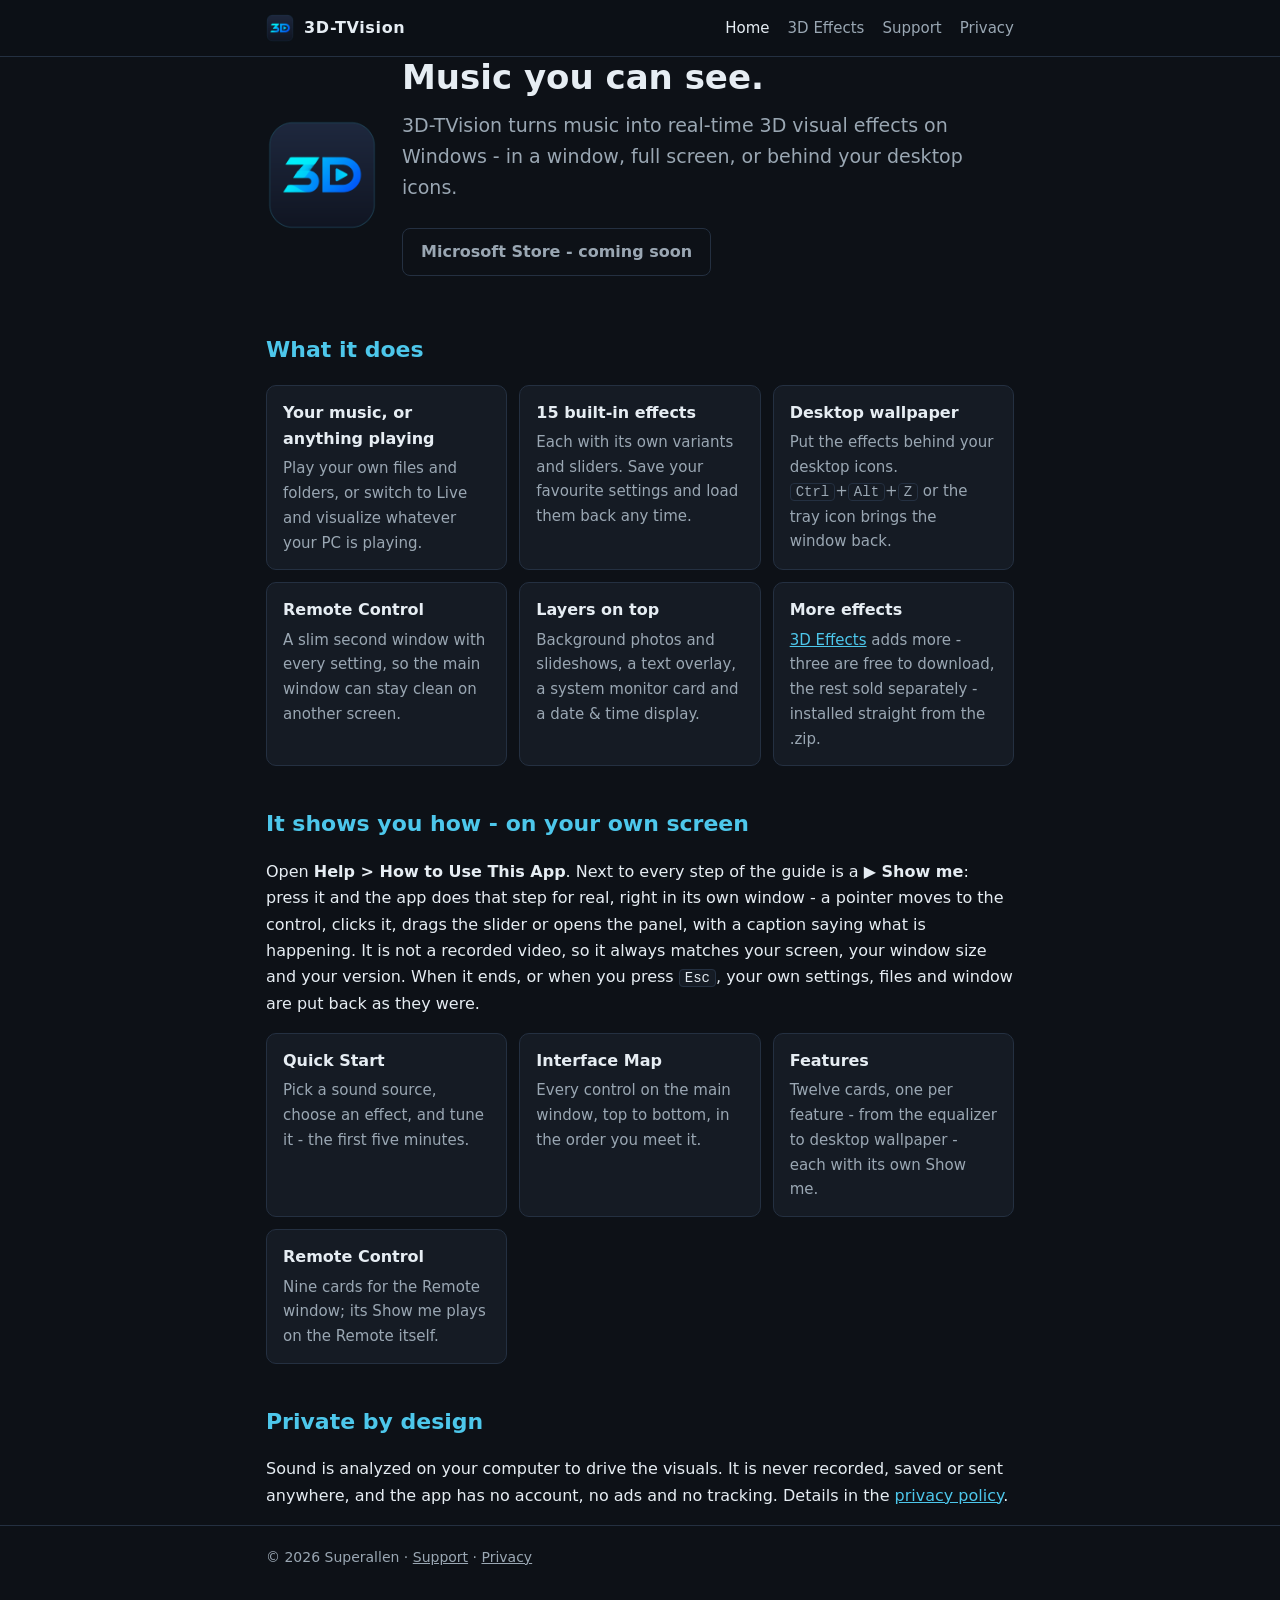
<file: index.html>
<!doctype html>
<html lang="en">
<head>
  <meta charset="utf-8">
  <meta name="viewport" content="width=device-width, initial-scale=1">
  <title>3D-TVision</title>
  <meta name="description" content="3D-TVision turns music into real-time 3D visual effects on Windows - in a window, full screen, or behind your desktop icons.">
  <link rel="icon" type="image/png" sizes="32x32" href="assets/favicon-32.png">
  <link rel="icon" type="image/png" sizes="512x512" href="assets/icon.png">
  <link rel="apple-touch-icon" href="assets/icon.png">
  <link rel="stylesheet" href="assets/style.css">
</head>
<body>
<header class="site">
  <div class="wrap">
    <a class="brand" href="./"><img src="assets/icon.png" alt="" width="28" height="28">3D-TVision</a>
    <nav>
      <a href="./" aria-current="page">Home</a>
      <a href="effects/">3D Effects</a>
      <a href="support/">Support</a>
      <a href="privacy/">Privacy</a>
    </nav>
  </div>
</header>

<main class="wrap">
  <section class="hero">
    <img src="assets/icon.png" alt="3D-TVision logo">
    <div>
      <h1>Music you can see.</h1>
      <p class="lead">3D-TVision turns music into real-time 3D visual effects on Windows - in a window, full screen, or behind your desktop icons.</p>
      <p><span class="button disabled">Microsoft Store - coming soon</span></p>
    </div>
  </section>

  <h2>What it does</h2>
  <div class="cards">
    <div class="card"><h3>Your music, or anything playing</h3><p>Play your own files and folders, or switch to Live and visualize whatever your PC is playing.</p></div>
    <div class="card"><h3>15 built-in effects</h3><p>Each with its own variants and sliders. Save your favourite settings and load them back any time.</p></div>
    <div class="card"><h3>Desktop wallpaper</h3><p>Put the effects behind your desktop icons. <kbd>Ctrl</kbd>+<kbd>Alt</kbd>+<kbd>Z</kbd> or the tray icon brings the window back.</p></div>
    <div class="card"><h3>Remote Control</h3><p>A slim second window with every setting, so the main window can stay clean on another screen.</p></div>
    <div class="card"><h3>Layers on top</h3><p>Background photos and slideshows, a text overlay, a system monitor card and a date &amp; time display.</p></div>
    <div class="card"><h3>More effects</h3><p><a href="effects/">3D Effects</a> adds more - three are free to download, the rest sold separately - installed straight from the .zip.</p></div>
  </div>

  <h2>It shows you how - on your own screen</h2>
  <p>Open <b>Help &gt; How to Use This App</b>. Next to every step of the guide is a <b>▶ Show me</b>: press it and the app does that step for real, right in its own window - a pointer moves to the control, clicks it, drags the slider or opens the panel, with a caption saying what is happening. It is not a recorded video, so it always matches your screen, your window size and your version. When it ends, or when you press <kbd>Esc</kbd>, your own settings, files and window are put back as they were.</p>
  <div class="cards">
    <div class="card"><h3>Quick Start</h3><p>Pick a sound source, choose an effect, and tune it - the first five minutes.</p></div>
    <div class="card"><h3>Interface Map</h3><p>Every control on the main window, top to bottom, in the order you meet it.</p></div>
    <div class="card"><h3>Features</h3><p>Twelve cards, one per feature - from the equalizer to desktop wallpaper - each with its own Show me.</p></div>
    <div class="card"><h3>Remote Control</h3><p>Nine cards for the Remote window; its Show me plays on the Remote itself.</p></div>
  </div>

  <h2>Private by design</h2>
  <p>Sound is analyzed on your computer to drive the visuals. It is never recorded, saved or sent anywhere, and the app has no account, no ads and no tracking. Details in the <a href="privacy/">privacy policy</a>.</p>
</main>

<footer class="site">
  <div class="wrap">© 2026 Superallen · <a href="support/">Support</a> · <a href="privacy/">Privacy</a></div>
</footer>
</body>
</html>
</file>
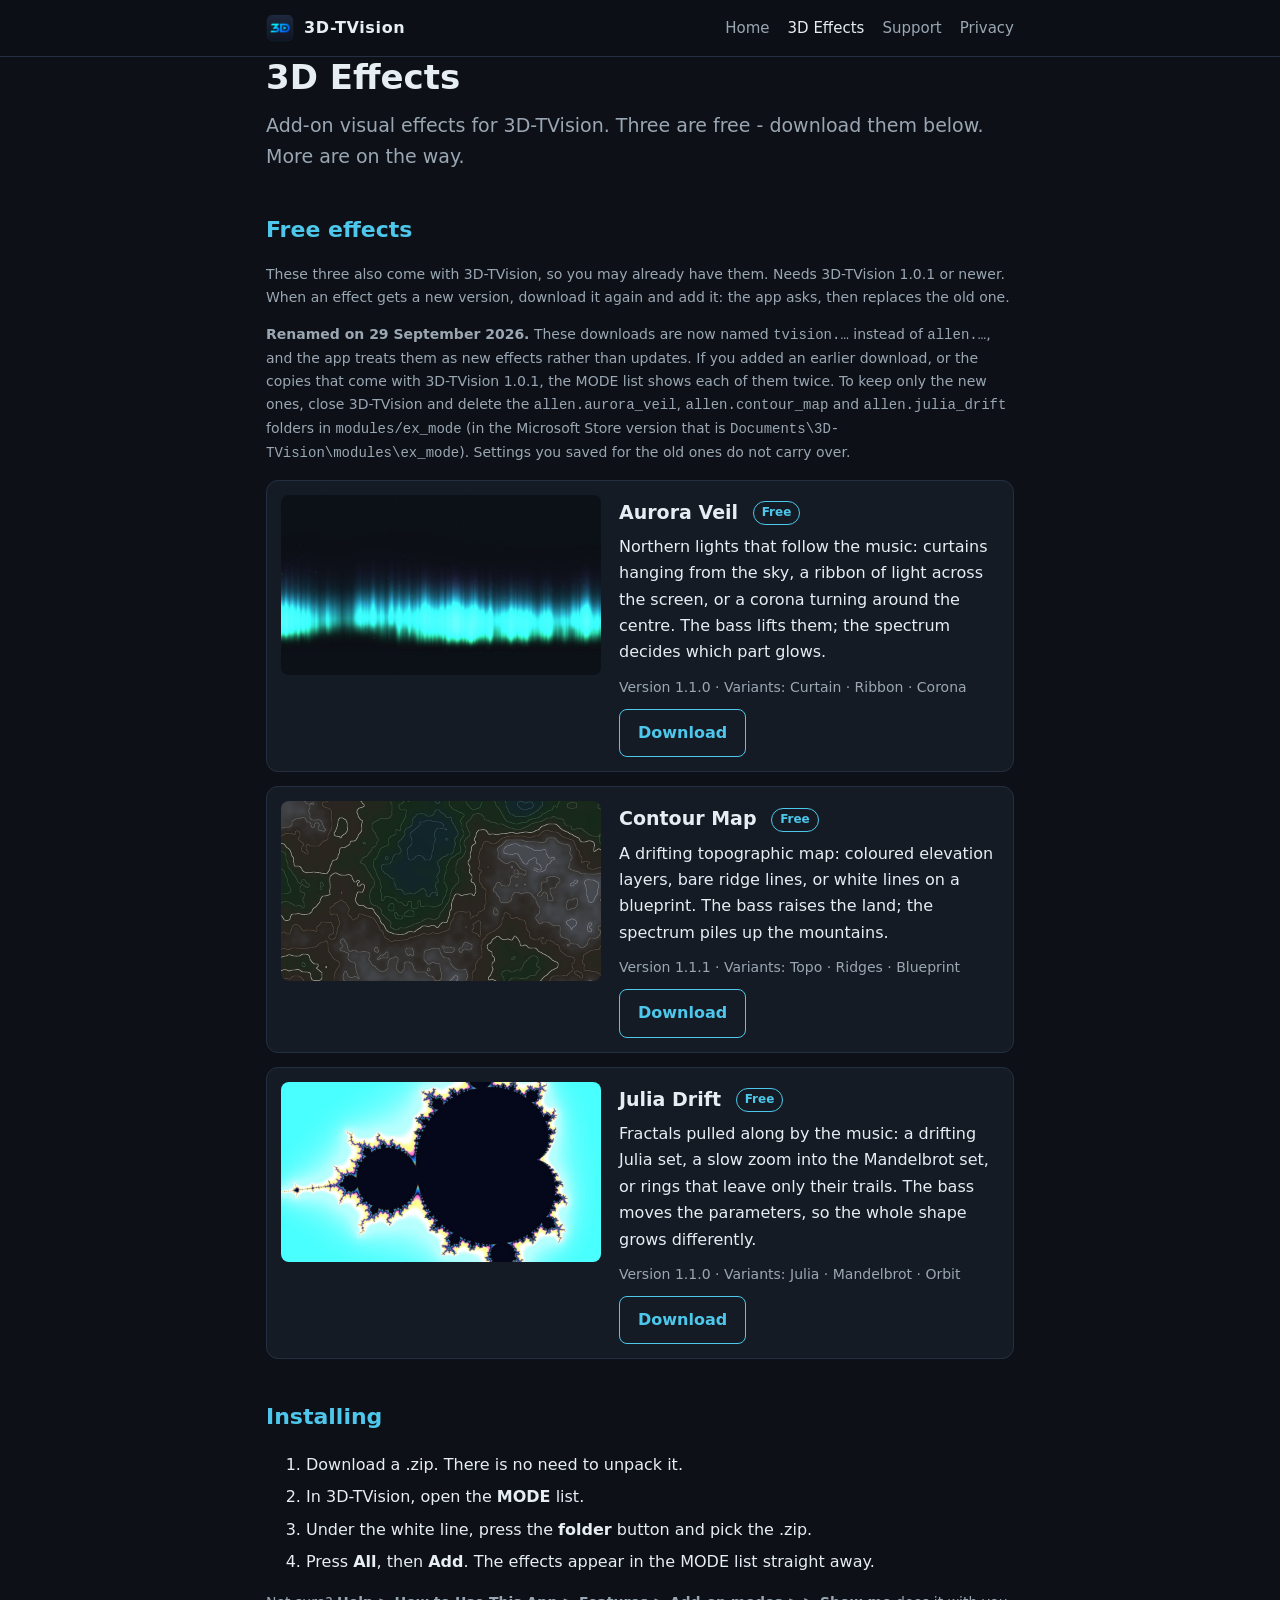
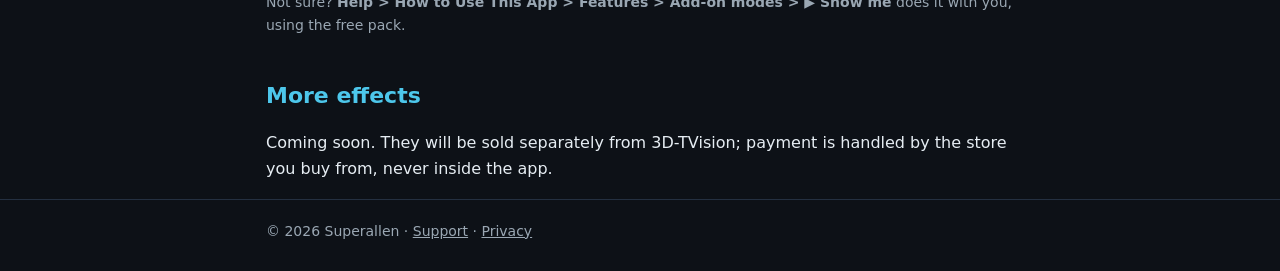
<file: effects/index.html>
<!doctype html>
<html lang="en">
<head>
  <meta charset="utf-8">
  <meta name="viewport" content="width=device-width, initial-scale=1">
  <title>3D Effects - 3D-TVision</title>
  <meta name="description" content="3D Effects: add-on visual effects for 3D-TVision. Three are free to download.">
  <link rel="icon" type="image/png" sizes="32x32" href="../assets/favicon-32.png">
  <link rel="icon" type="image/png" sizes="512x512" href="../assets/icon.png">
  <link rel="apple-touch-icon" href="../assets/icon.png">
  <link rel="stylesheet" href="../assets/style.css">
</head>
<body>
<header class="site">
  <div class="wrap">
    <a class="brand" href="../"><img src="../assets/icon.png" alt="" width="28" height="28">3D-TVision</a>
    <nav>
      <a href="../">Home</a>
      <a href="./" aria-current="page">3D Effects</a>
      <a href="../support/">Support</a>
      <a href="../privacy/">Privacy</a>
    </nav>
  </div>
</header>

<main class="wrap">
  <h1>3D Effects</h1>
  <p class="lead">Add-on visual effects for 3D-TVision. Three are free - download them below. More are on the way.</p>

  <h2>Free effects</h2>
  <p class="note">These three also come with 3D-TVision, so you may already have them. Needs 3D-TVision 1.0.1 or newer. When an effect gets a new version, download it again and add it: the app asks, then replaces the old one.</p>
  <p class="note"><b>Renamed on 29 September 2026.</b> These downloads are now named <code>tvision.…</code> instead of <code>allen.…</code>, and the app treats them as new effects rather than updates. If you added an earlier download, or the copies that come with 3D-TVision 1.0.1, the MODE list shows each of them twice. To keep only the new ones, close 3D-TVision and delete the <code>allen.aurora_veil</code>, <code>allen.contour_map</code> and <code>allen.julia_drift</code> folders in <code>modules/ex_mode</code> (in the Microsoft Store version that is <code>Documents\3D-TVision\modules\ex_mode</code>). Settings you saved for the old ones do not carry over.</p>

  <article class="effect">
    <img src="../assets/effects/aurora_veil.jpg" alt="Aurora Veil: glowing curtains of northern light" width="960" height="540" loading="lazy">
    <div>
      <h3>Aurora Veil <span class="badge">Free</span></h3>
      <p>Northern lights that follow the music: curtains hanging from the sky, a ribbon of light across the screen, or a corona turning around the centre. The bass lifts them; the spectrum decides which part glows.</p>
      <p class="variants">Version 1.1.0 · Variants: Curtain · Ribbon · Corona</p>
      <a class="button" href="../downloads/tvision.aurora_veil.zip" download>Download</a>
    </div>
  </article>

  <article class="effect">
    <img src="../assets/effects/contour_map.jpg" alt="Contour Map: a topographic map with contour lines" width="960" height="540" loading="lazy">
    <div>
      <h3>Contour Map <span class="badge">Free</span></h3>
      <p>A drifting topographic map: coloured elevation layers, bare ridge lines, or white lines on a blueprint. The bass raises the land; the spectrum piles up the mountains.</p>
      <p class="variants">Version 1.1.1 · Variants: Topo · Ridges · Blueprint</p>
      <a class="button" href="../downloads/tvision.contour_map.zip" download>Download</a>
    </div>
  </article>

  <article class="effect">
    <img src="../assets/effects/julia_drift.jpg" alt="Julia Drift: the Mandelbrot set" width="960" height="540" loading="lazy">
    <div>
      <h3>Julia Drift <span class="badge">Free</span></h3>
      <p>Fractals pulled along by the music: a drifting Julia set, a slow zoom into the Mandelbrot set, or rings that leave only their trails. The bass moves the parameters, so the whole shape grows differently.</p>
      <p class="variants">Version 1.1.0 · Variants: Julia · Mandelbrot · Orbit</p>
      <a class="button" href="../downloads/tvision.julia_drift.zip" download>Download</a>
    </div>
  </article>

  <h2>Installing</h2>
  <ol class="steps">
    <li>Download a .zip. There is no need to unpack it.</li>
    <li>In 3D-TVision, open the <b>MODE</b> list.</li>
    <li>Under the white line, press the <b>folder</b> button and pick the .zip.</li>
    <li>Press <b>All</b>, then <b>Add</b>. The effects appear in the MODE list straight away.</li>
  </ol>
  <p class="note">Not sure? <b>Help &gt; How to Use This App &gt; Features &gt; Add-on modes &gt; ▶ Show me</b> does it with you, using the free pack.</p>

  <h2>More effects</h2>
  <p>Coming soon. They will be sold separately from 3D-TVision; payment is handled by the store you buy from, never inside the app.</p>
</main>

<footer class="site">
  <div class="wrap">© 2026 Superallen · <a href="../support/">Support</a> · <a href="../privacy/">Privacy</a></div>
</footer>
</body>
</html>
</file>
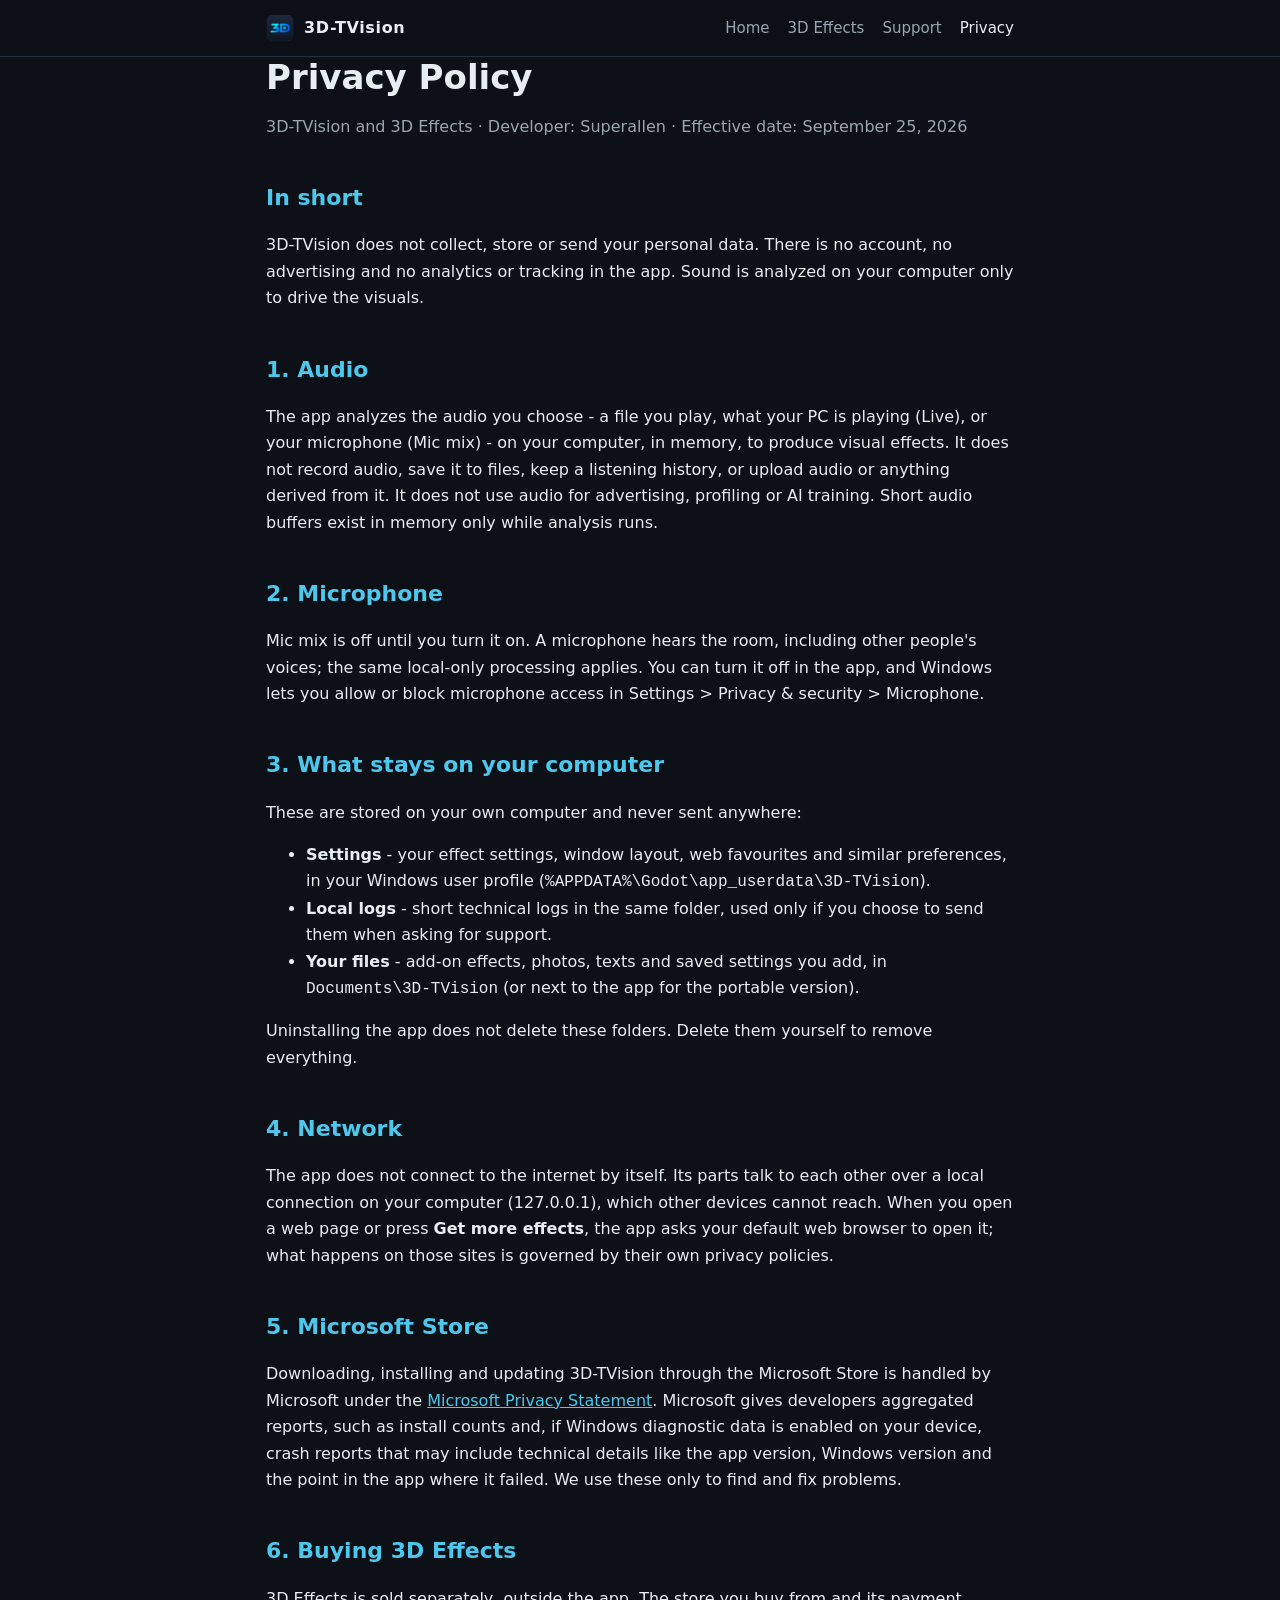
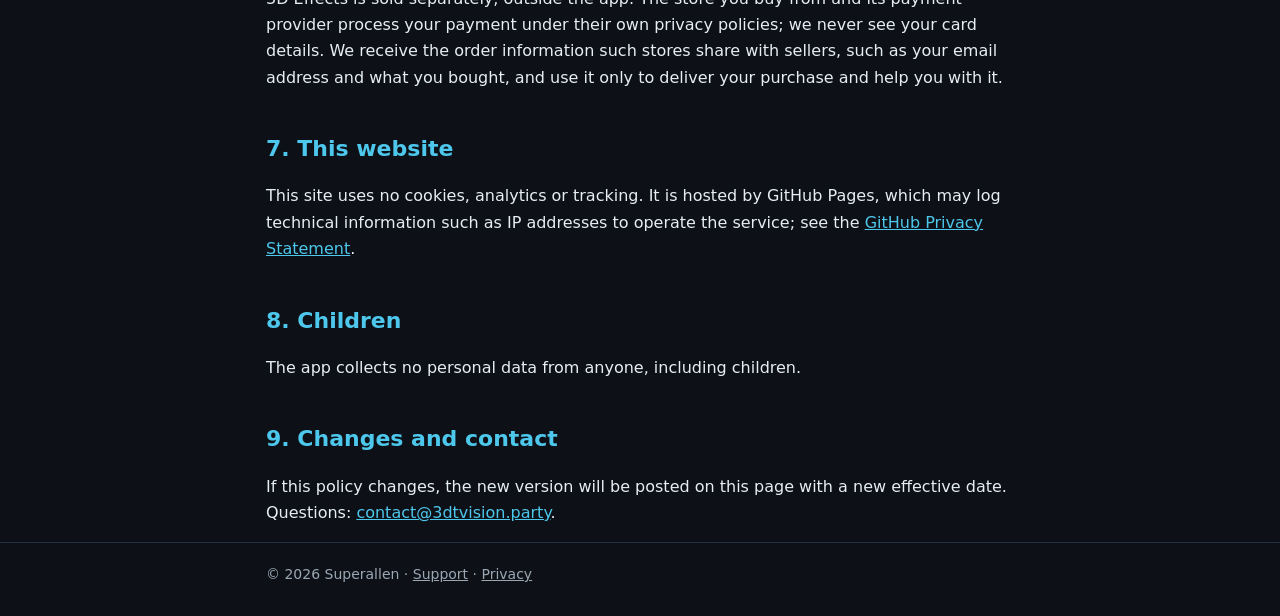
<file: privacy/index.html>
<!doctype html>
<html lang="en">
<head>
  <meta charset="utf-8">
  <meta name="viewport" content="width=device-width, initial-scale=1">
  <title>Privacy Policy - 3D-TVision</title>
  <meta name="description" content="Privacy policy for 3D-TVision and 3D Effects.">
  <link rel="icon" type="image/png" sizes="32x32" href="../assets/favicon-32.png">
  <link rel="icon" type="image/png" sizes="512x512" href="../assets/icon.png">
  <link rel="apple-touch-icon" href="../assets/icon.png">
  <link rel="stylesheet" href="../assets/style.css">
</head>
<body>
<header class="site">
  <div class="wrap">
    <a class="brand" href="../"><img src="../assets/icon.png" alt="" width="28" height="28">3D-TVision</a>
    <nav>
      <a href="../">Home</a>
      <a href="../effects/">3D Effects</a>
      <a href="../support/">Support</a>
      <a href="./" aria-current="page">Privacy</a>
    </nav>
  </div>
</header>

<main class="wrap">
  <h1>Privacy Policy</h1>
  <p class="dim">3D-TVision and 3D Effects · Developer: Superallen · Effective date: September 25, 2026</p>

  <h2>In short</h2>
  <p>3D-TVision does not collect, store or send your personal data. There is no account, no advertising and no analytics or tracking in the app. Sound is analyzed on your computer only to drive the visuals.</p>

  <h2>1. Audio</h2>
  <p>The app analyzes the audio you choose - a file you play, what your PC is playing (Live), or your microphone (Mic mix) - on your computer, in memory, to produce visual effects. It does not record audio, save it to files, keep a listening history, or upload audio or anything derived from it. It does not use audio for advertising, profiling or AI training. Short audio buffers exist in memory only while analysis runs.</p>

  <h2>2. Microphone</h2>
  <p>Mic mix is off until you turn it on. A microphone hears the room, including other people's voices; the same local-only processing applies. You can turn it off in the app, and Windows lets you allow or block microphone access in Settings &gt; Privacy &amp; security &gt; Microphone.</p>

  <h2>3. What stays on your computer</h2>
  <p>These are stored on your own computer and never sent anywhere:</p>
  <ul>
    <li><b>Settings</b> - your effect settings, window layout, web favourites and similar preferences, in your Windows user profile (<code>%APPDATA%\Godot\app_userdata\3D-TVision</code>).</li>
    <li><b>Local logs</b> - short technical logs in the same folder, used only if you choose to send them when asking for support.</li>
    <li><b>Your files</b> - add-on effects, photos, texts and saved settings you add, in <code>Documents\3D-TVision</code> (or next to the app for the portable version).</li>
  </ul>
  <p>Uninstalling the app does not delete these folders. Delete them yourself to remove everything.</p>

  <h2>4. Network</h2>
  <p>The app does not connect to the internet by itself. Its parts talk to each other over a local connection on your computer (127.0.0.1), which other devices cannot reach. When you open a web page or press <b>Get more effects</b>, the app asks your default web browser to open it; what happens on those sites is governed by their own privacy policies.</p>

  <h2>5. Microsoft Store</h2>
  <p>Downloading, installing and updating 3D-TVision through the Microsoft Store is handled by Microsoft under the <a href="https://privacy.microsoft.com/privacystatement">Microsoft Privacy Statement</a>. Microsoft gives developers aggregated reports, such as install counts and, if Windows diagnostic data is enabled on your device, crash reports that may include technical details like the app version, Windows version and the point in the app where it failed. We use these only to find and fix problems.</p>

  <h2>6. Buying 3D Effects</h2>
  <p>3D Effects is sold separately, outside the app. The store you buy from and its payment provider process your payment under their own privacy policies; we never see your card details. We receive the order information such stores share with sellers, such as your email address and what you bought, and use it only to deliver your purchase and help you with it.</p>

  <h2>7. This website</h2>
  <p>This site uses no cookies, analytics or tracking. It is hosted by GitHub Pages, which may log technical information such as IP addresses to operate the service; see the <a href="https://docs.github.com/en/site-policy/privacy-policies/github-general-privacy-statement">GitHub Privacy Statement</a>.</p>

  <h2>8. Children</h2>
  <p>The app collects no personal data from anyone, including children.</p>

  <h2>9. Changes and contact</h2>
  <p>If this policy changes, the new version will be posted on this page with a new effective date. Questions: <a href="mailto:gamespace2330@gmail.com">contact@3dtvision.party</a>.</p>
</main>

<footer class="site">
  <div class="wrap">© 2026 Superallen · <a href="../support/">Support</a> · <a href="./">Privacy</a></div>
</footer>
</body>
</html>
</file>
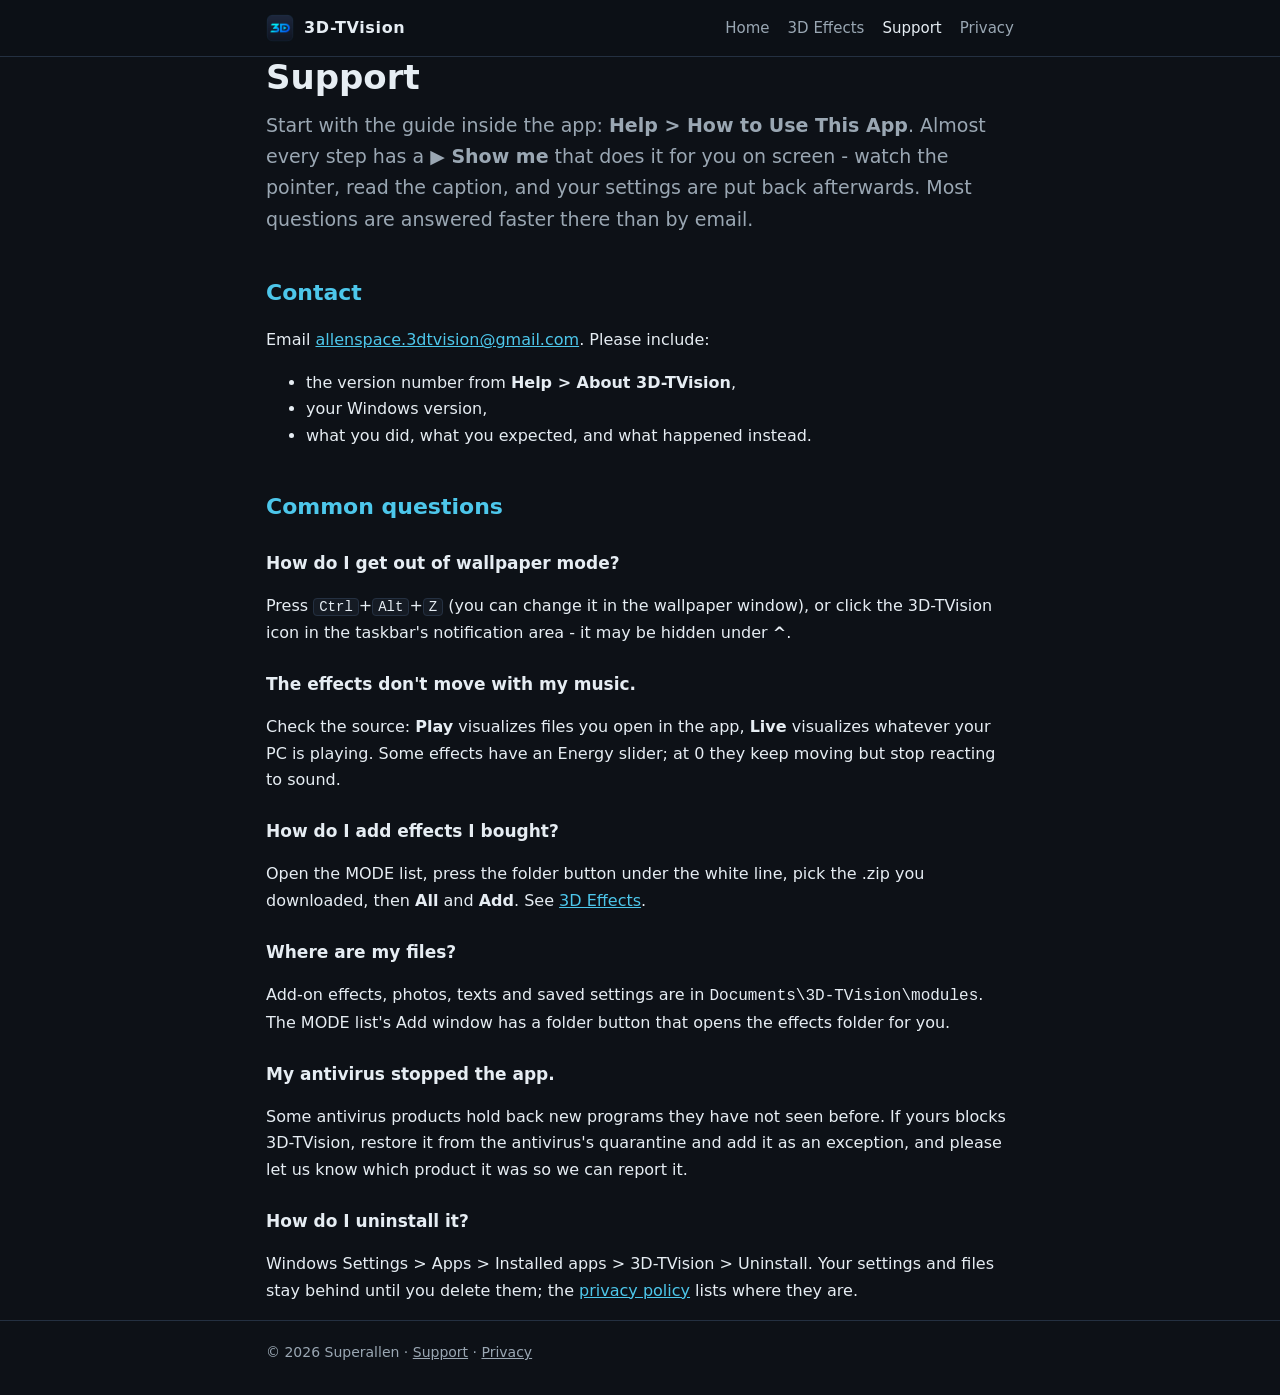
<file: support/index.html>
<!doctype html>
<html lang="en">
<head>
  <meta charset="utf-8">
  <meta name="viewport" content="width=device-width, initial-scale=1">
  <title>Support - 3D-TVision</title>
  <meta name="description" content="Help and contact for 3D-TVision and 3D Effects.">
  <link rel="icon" type="image/png" sizes="32x32" href="../assets/favicon-32.png">
  <link rel="icon" type="image/png" sizes="512x512" href="../assets/icon.png">
  <link rel="apple-touch-icon" href="../assets/icon.png">
  <link rel="stylesheet" href="../assets/style.css">
</head>
<body>
<header class="site">
  <div class="wrap">
    <a class="brand" href="../"><img src="../assets/icon.png" alt="" width="28" height="28">3D-TVision</a>
    <nav>
      <a href="../">Home</a>
      <a href="../effects/">3D Effects</a>
      <a href="./" aria-current="page">Support</a>
      <a href="../privacy/">Privacy</a>
    </nav>
  </div>
</header>

<main class="wrap">
  <h1>Support</h1>
  <p class="lead">Start with the guide inside the app: <b>Help &gt; How to Use This App</b>. Almost every step has a <b>▶ Show me</b> that does it for you on screen - watch the pointer, read the caption, and your settings are put back afterwards. Most questions are answered faster there than by email.</p>

  <h2>Contact</h2>
  <p>Email <a href="mailto:allenspace.3dtvision@gmail.com">allenspace.3dtvision@gmail.com</a>. Please include:</p>
  <ul>
    <li>the version number from <b>Help &gt; About 3D-TVision</b>,</li>
    <li>your Windows version,</li>
    <li>what you did, what you expected, and what happened instead.</li>
  </ul>

  <h2>Common questions</h2>

  <h3>How do I get out of wallpaper mode?</h3>
  <p>Press <kbd>Ctrl</kbd>+<kbd>Alt</kbd>+<kbd>Z</kbd> (you can change it in the wallpaper window), or click the 3D-TVision icon in the taskbar's notification area - it may be hidden under <b>^</b>.</p>

  <h3>The effects don't move with my music.</h3>
  <p>Check the source: <b>Play</b> visualizes files you open in the app, <b>Live</b> visualizes whatever your PC is playing. Some effects have an Energy slider; at 0 they keep moving but stop reacting to sound.</p>

  <h3>How do I add effects I bought?</h3>
  <p>Open the MODE list, press the folder button under the white line, pick the .zip you downloaded, then <b>All</b> and <b>Add</b>. See <a href="../effects/">3D Effects</a>.</p>

  <h3>Where are my files?</h3>
  <p>Add-on effects, photos, texts and saved settings are in <code>Documents\3D-TVision\modules</code>. The MODE list's Add window has a folder button that opens the effects folder for you.</p>

  <h3>My antivirus stopped the app.</h3>
  <p>Some antivirus products hold back new programs they have not seen before. If yours blocks 3D-TVision, restore it from the antivirus's quarantine and add it as an exception, and please let us know which product it was so we can report it.</p>

  <h3>How do I uninstall it?</h3>
  <p>Windows Settings &gt; Apps &gt; Installed apps &gt; 3D-TVision &gt; Uninstall. Your settings and files stay behind until you delete them; the <a href="../privacy/">privacy policy</a> lists where they are.</p>
</main>

<footer class="site">
  <div class="wrap">© 2026 Superallen · <a href="./">Support</a> · <a href="../privacy/">Privacy</a></div>
</footer>
</body>
</html>
</file>
<file: assets/style.css>
/* 3D-TVision site. Same palette as the app: its dark background and cyan accent. */
:root {
  --bg: #0d1117;
  --panel: #151b24;
  --line: #243041;
  --text: #e6edf3;
  --dim: #9aa7b3;
  --accent: #4dc7eb;
  --warn: #e8b64c;
  color-scheme: dark;
}

* { box-sizing: border-box; }

body {
  margin: 0;
  background: var(--bg);
  color: var(--text);
  font: 16px/1.65 "Segoe UI", system-ui, -apple-system, sans-serif;
}

a { color: var(--accent); }
a:hover { color: #fff; }

.wrap { max-width: 780px; margin: 0 auto; padding: 0 16px; }

header.site {
  border-bottom: 1px solid var(--line);
  background: rgba(13, 17, 23, 0.92);
  position: sticky;
  top: 0;
  z-index: 1;
}
header.site .wrap {
  display: flex;
  align-items: center;
  justify-content: space-between;
  gap: 12px;
  min-height: 56px;
  flex-wrap: wrap;
}
.brand {
  display: flex;
  align-items: center;
  gap: 10px;
  color: var(--text);
  text-decoration: none;
  font-weight: 700;
  letter-spacing: 0.04em;
}
.brand img { width: 28px; height: 28px; }
nav { display: flex; gap: 18px; flex-wrap: wrap; }
nav a { color: var(--dim); text-decoration: none; font-size: 15px; }
nav a:hover, nav a[aria-current="page"] { color: var(--text); }

main { padding: 40px 0 56px; }

h1 { font-size: 34px; line-height: 1.2; margin: 0 0 12px; }
h2 { font-size: 22px; margin: 40px 0 10px; color: var(--accent); }
h3 { font-size: 17px; margin: 24px 0 6px; }
p, li { color: var(--text); }
.lead { font-size: 19px; color: var(--dim); margin: 0 0 24px; }
.dim { color: var(--dim); }
.note { color: var(--dim); font-size: 14px; }

.hero { display: flex; gap: 24px; align-items: center; flex-wrap: wrap; }
.hero img { width: 112px; height: 112px; }
.hero > div { flex: 1 1 320px; }

.button {
  display: inline-block;
  padding: 10px 18px;
  border: 1px solid var(--accent);
  border-radius: 8px;
  color: var(--accent);
  text-decoration: none;
  font-weight: 600;
}
.button.disabled { border-color: var(--line); color: var(--dim); cursor: default; }

.cards {
  display: grid;
  grid-template-columns: repeat(auto-fit, minmax(220px, 1fr));
  gap: 12px;
  margin: 16px 0;
}
.card {
  background: var(--panel);
  border: 1px solid var(--line);
  border-radius: 10px;
  padding: 14px 16px;
}
.card h3 { margin: 0 0 4px; font-size: 16px; }
.card p { margin: 0; color: var(--dim); font-size: 15px; }

ol.steps li { margin: 6px 0; }
kbd {
  background: var(--panel);
  border: 1px solid var(--line);
  border-radius: 4px;
  padding: 0 5px;
  font-size: 14px;
}

.effects {
  columns: 3 180px;
  column-gap: 24px;
  padding-left: 18px;
  margin: 12px 0;
}
.effects li { break-inside: avoid; }
.native { color: var(--warn); font-size: 13px; }

footer.site {
  border-top: 1px solid var(--line);
  padding: 20px 0 32px;
  color: var(--dim);
  font-size: 14px;
}
footer.site a { color: var(--dim); }

/* 3D Effects page: one card per effect. */
.effect {
  display: grid;
  grid-template-columns: minmax(0, 320px) 1fr;
  gap: 18px;
  align-items: start;
  background: var(--panel);
  border: 1px solid var(--line);
  border-radius: 12px;
  padding: 14px;
  margin: 14px 0;
}
.effect img { width: 100%; height: auto; border-radius: 8px; display: block; }
.effect h3 { margin: 2px 0 6px; font-size: 19px; }
.effect p { margin: 0 0 10px; }
.effect .variants { color: var(--dim); font-size: 14px; }
.badge {
  display: inline-block;
  margin-left: 8px;
  padding: 1px 8px;
  border-radius: 999px;
  border: 1px solid var(--accent);
  color: var(--accent);
  font-size: 12px;
  font-weight: 600;
  vertical-align: middle;
}
@media (max-width: 620px) {
  .effect { grid-template-columns: 1fr; }
}
</file>
